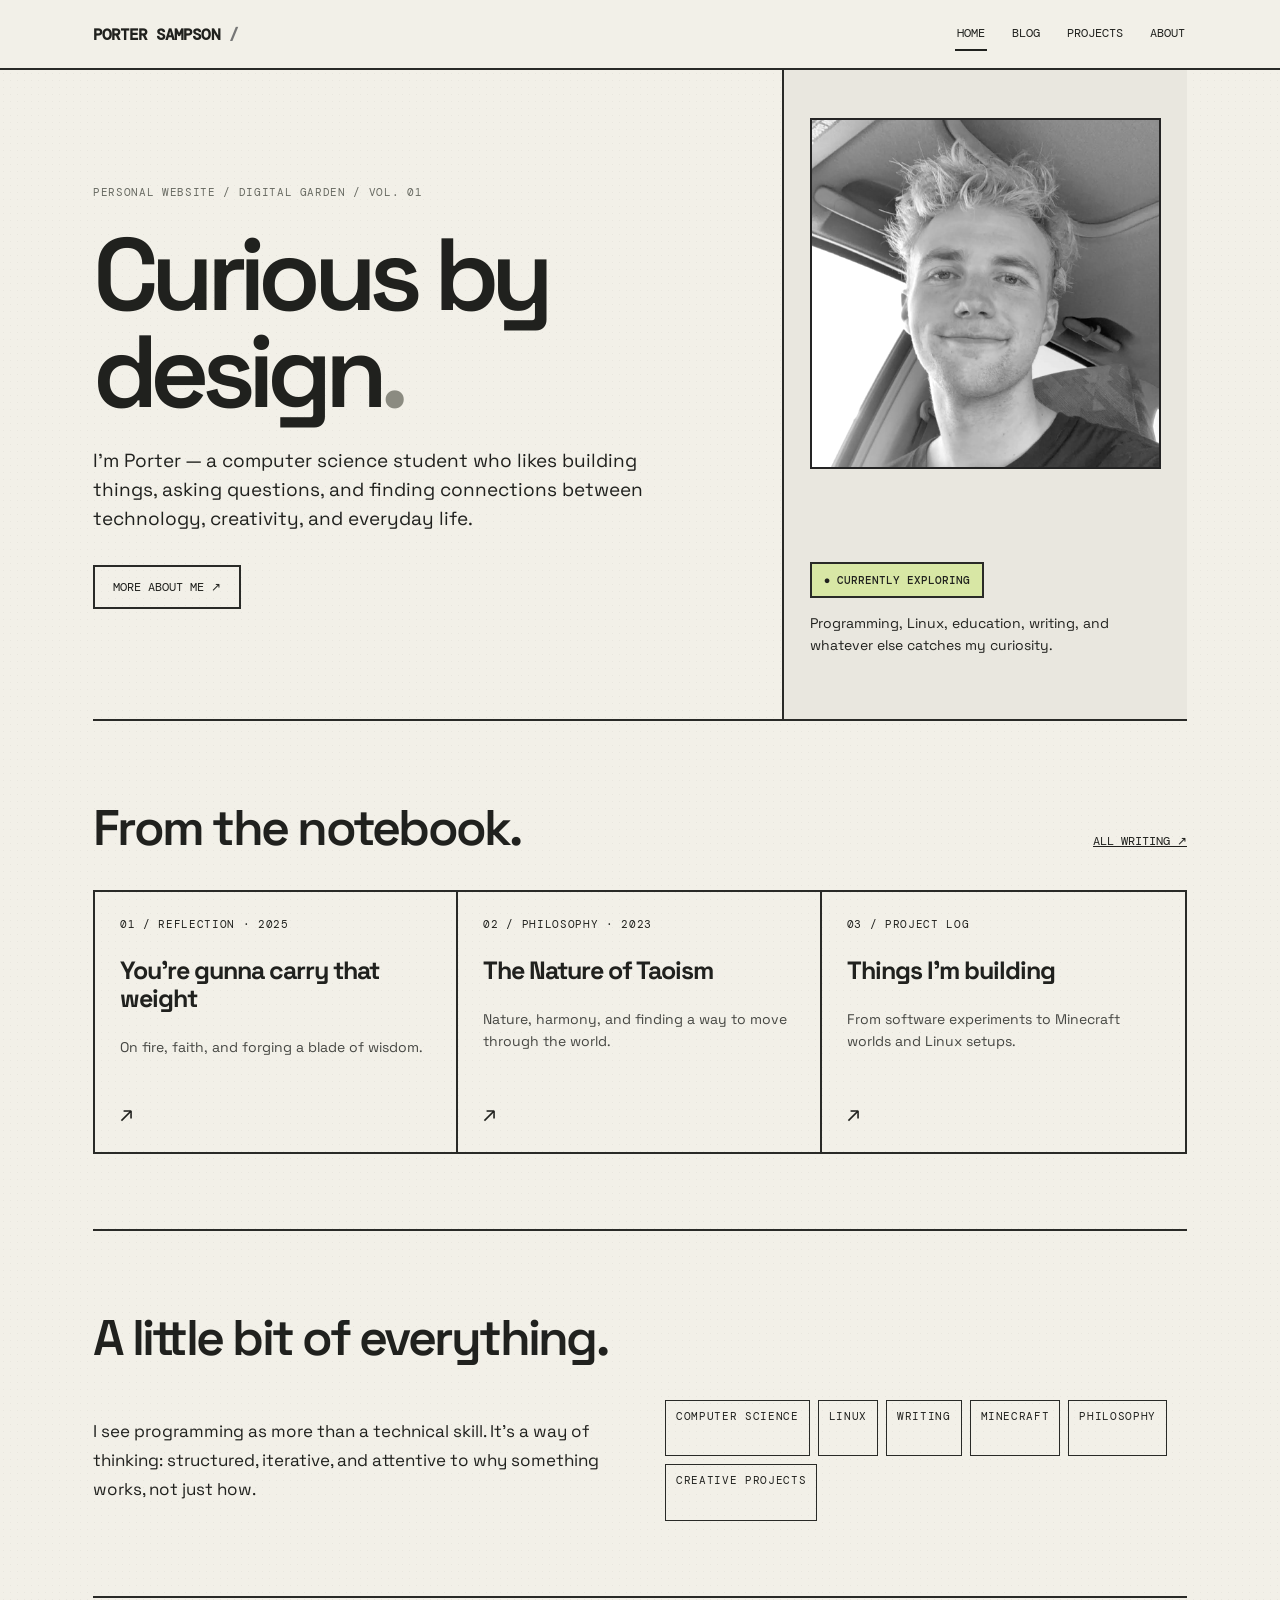
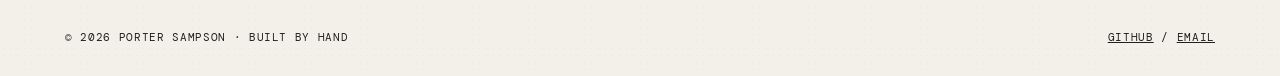
<file: index.html>
<!doctype html><html lang="en"><head><meta charset="UTF-8"><meta name="viewport" content="width=device-width,initial-scale=1"><meta name="description" content="Porter Sampson — writing, technology, and creative projects."><title>Home | Porter Sampson</title><link rel="stylesheet" href="redesign.css"></head><body><header class="top"><div class="shell"><a class="brand" href="index.html">PORTER SAMPSON<span style="color:#777"> /</span></a><nav class="nav"><a href="index.html" aria-current="page">Home</a><a href="blog.html">Blog</a><a href="projects.html">Projects</a><a href="about.html">About</a></nav></div></header><main class="shell"><section class="hero"><div class="hero-main"><span class="eyebrow">PERSONAL WEBSITE / DIGITAL GARDEN / VOL. 01</span><h1>Curious by<br>design<span style="color:#8b8b81">.</span></h1><p>I'm Porter — a computer science student who likes building things, asking questions, and finding connections between technology, creativity, and everyday life.</p><a class="btn" href="about.html">MORE ABOUT ME ↗</a></div><aside class="hero-side"><img class="portrait" src="css/assets/img/me.png" alt="Portrait of Porter"><div><span class="status">● CURRENTLY EXPLORING</span><p style="font-size:14px;line-height:1.6">Programming, Linux, education, writing, and whatever else catches my curiosity.</p></div></aside></section><section class="section"><div class="section-head"><h2>From the notebook.</h2><a href="blog.html">ALL WRITING ↗</a></div><div class="cards"><a class="card" href="legacy-writing.html#weight"><span class="meta">01 / REFLECTION · 2025</span><h3>You’re gunna carry that weight</h3><p>On fire, faith, and forging a blade of wisdom.</p><span class="arrow">↗</span></a><a class="card" href="legacy-writing.html#taoism"><span class="meta">02 / PHILOSOPHY · 2023</span><h3>The Nature of Taoism</h3><p>Nature, harmony, and finding a way to move through the world.</p><span class="arrow">↗</span></a><a class="card" href="projects.html"><span class="meta">03 / PROJECT LOG</span><h3>Things I'm building</h3><p>From software experiments to Minecraft worlds and Linux setups.</p><span class="arrow">↗</span></a></div></section><section class="section"><div class="section-head"><h2>A little bit of everything.</h2></div><div class="split"><p>I see programming as more than a technical skill. It's a way of thinking: structured, iterative, and attentive to why something works, not just how.</p><div class="tags"><span class="tag">COMPUTER SCIENCE</span><span class="tag">LINUX</span><span class="tag">WRITING</span><span class="tag">MINECRAFT</span><span class="tag">PHILOSOPHY</span><span class="tag">CREATIVE PROJECTS</span></div></div></section></main><footer class="shell footer"><span>© 2026 PORTER SAMPSON · BUILT BY HAND</span><span><a href="https://github.com/youngcantaloupe">GITHUB</a> / <a href="mailto:portersampson@proton.me">EMAIL</a></span></footer></body></html>
</file>
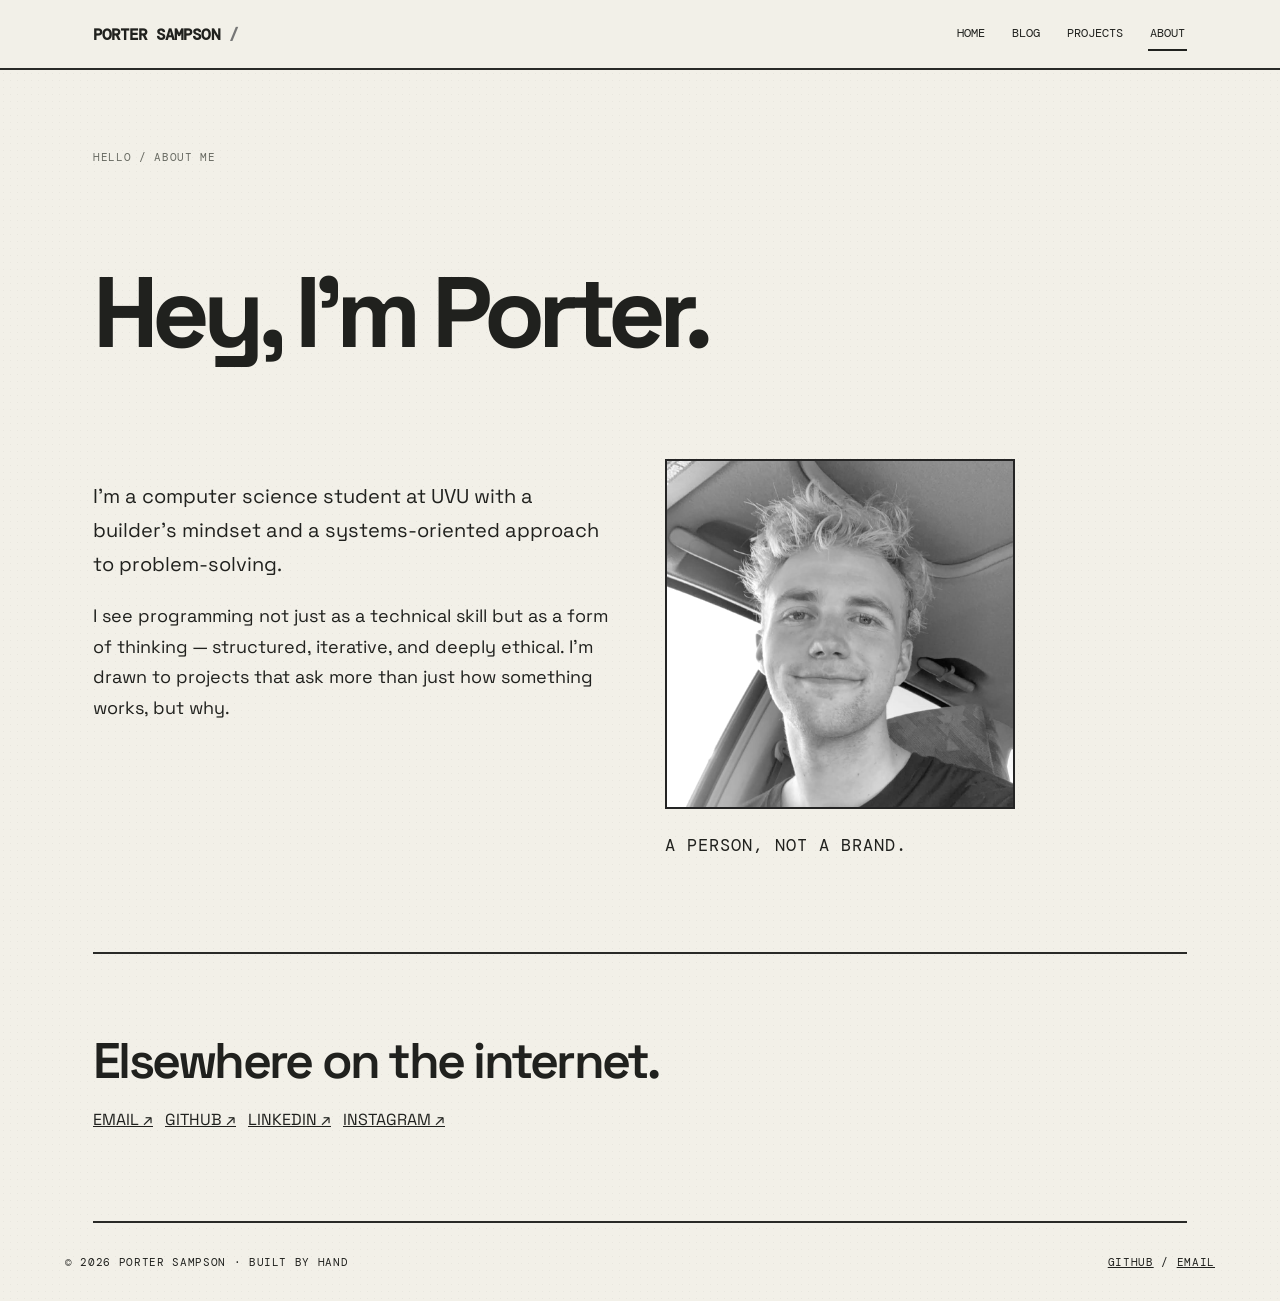
<file: about.html>
<!doctype html><html lang="en"><head><meta charset="UTF-8"><meta name="viewport" content="width=device-width,initial-scale=1"><meta name="description" content="Porter Sampson — writing, technology, and creative projects."><title>About | Porter Sampson</title><link rel="stylesheet" href="redesign.css"></head><body><header class="top"><div class="shell"><a class="brand" href="index.html">PORTER SAMPSON<span style="color:#777"> /</span></a><nav class="nav"><a href="index.html">Home</a><a href="blog.html">Blog</a><a href="projects.html">Projects</a><a href="about.html" aria-current="page">About</a></nav></div></header><main class="shell"><section class="section"><span class="eyebrow">HELLO / ABOUT ME</span><h1 style="font-size:clamp(55px,9vw,100px);letter-spacing:-.07em">Hey, I'm Porter.</h1><div class="split"><div><p style="font-size:20px;line-height:1.7">I'm a computer science student at UVU with a builder's mindset and a systems-oriented approach to problem-solving.</p><p style="font-size:18px;line-height:1.7">I see programming not just as a technical skill but as a form of thinking — structured, iterative, and deeply ethical. I'm drawn to projects that ask more than just how something works, but why.</p></div><div><img class="portrait" src="css/assets/img/me.png" alt="Portrait of Porter" style="max-width:350px"><p class="meta">A PERSON, NOT A BRAND.</p></div></div></section><section class="section"><h2>Elsewhere on the internet.</h2><p><a href="mailto:portersampson@proton.me">EMAIL ↗</a> &nbsp; <a href="https://github.com/youngcantaloupe">GITHUB ↗</a> &nbsp; <a href="https://www.linkedin.com/in/porter-sampson-93309a1a4/">LINKEDIN ↗</a> &nbsp; <a href="https://www.instagram.com/porter.sampson/">INSTAGRAM ↗</a></p></section></main><footer class="shell footer"><span>© 2026 PORTER SAMPSON · BUILT BY HAND</span><span><a href="https://github.com/youngcantaloupe">GITHUB</a> / <a href="mailto:portersampson@proton.me">EMAIL</a></span></footer></body></html>
</file>
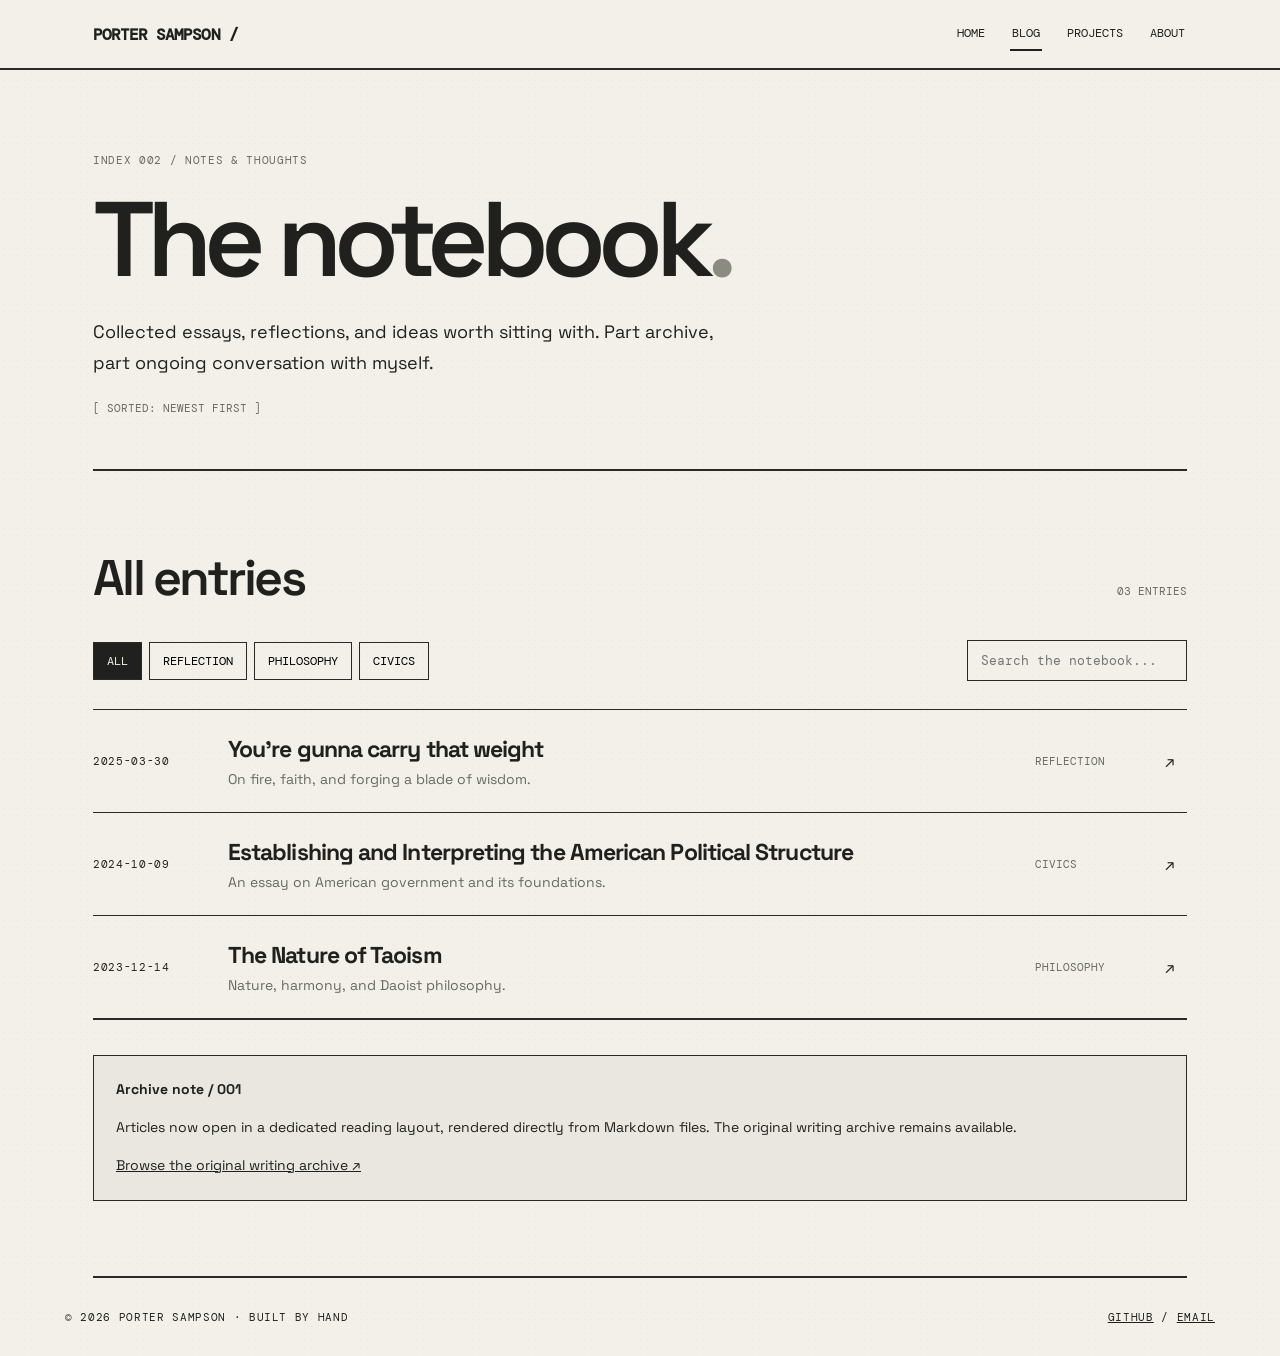
<file: blog.html>
<!doctype html><html lang="en"><head><meta charset="UTF-8"><meta name="viewport" content="width=device-width,initial-scale=1"><meta name="description" content="Essays, reflections, and notes from Porter Sampson."><title>Notebook | Porter Sampson</title><link rel="stylesheet" href="redesign.css"><script src="js/blog.js" defer></script></head><body><header class="top"><div class="shell"><a class="brand" href="index.html">PORTER SAMPSON /</a><nav class="nav" aria-label="Main navigation"><a href="index.html">Home</a><a href="blog.html" aria-current="page">Blog</a><a href="projects.html">Projects</a><a href="about.html">About</a></nav></div></header><main class="shell"><section class="page-intro"><span class="eyebrow">INDEX 002 / NOTES & THOUGHTS</span><h1>The notebook<span style="color:#8b8b81">.</span></h1><p>Collected essays, reflections, and ideas worth sitting with. Part archive, part ongoing conversation with myself.</p><span class="retro-marker">[ SORTED: NEWEST FIRST ]</span></section><section class="section" aria-label="Writing archive"><div class="section-head"><h2>All entries</h2><span class="archive-count" id="archive-count" aria-live="polite">LOADING</span></div><div class="archive-tools"><div class="filters" role="group" aria-label="Filter by category"><button class="filter" type="button" data-filter="all" aria-pressed="true">All</button><button class="filter" type="button" data-filter="reflection" aria-pressed="false">Reflection</button><button class="filter" type="button" data-filter="philosophy" aria-pressed="false">Philosophy</button><button class="filter" type="button" data-filter="civics" aria-pressed="false">Civics</button></div><input class="archive-search" type="search" id="archive-search" placeholder="Search the notebook..." aria-label="Search writing"></div><div class="archive-list" id="archive-list"></div><p class="archive-empty" id="archive-empty" hidden>No entries match your search.</p><div class="reading-note"><strong>Archive note / 001</strong><p>Articles now open in a dedicated reading layout, rendered directly from Markdown files. The original writing archive remains available.</p><a href="legacy-writing.html">Browse the original writing archive ↗</a></div></section></main><footer class="shell footer"><span>© 2026 PORTER SAMPSON · BUILT BY HAND</span><span><a href="https://github.com/youngcantaloupe">GITHUB</a> / <a href="mailto:portersampson@proton.me">EMAIL</a></span></footer></body></html>
</file>
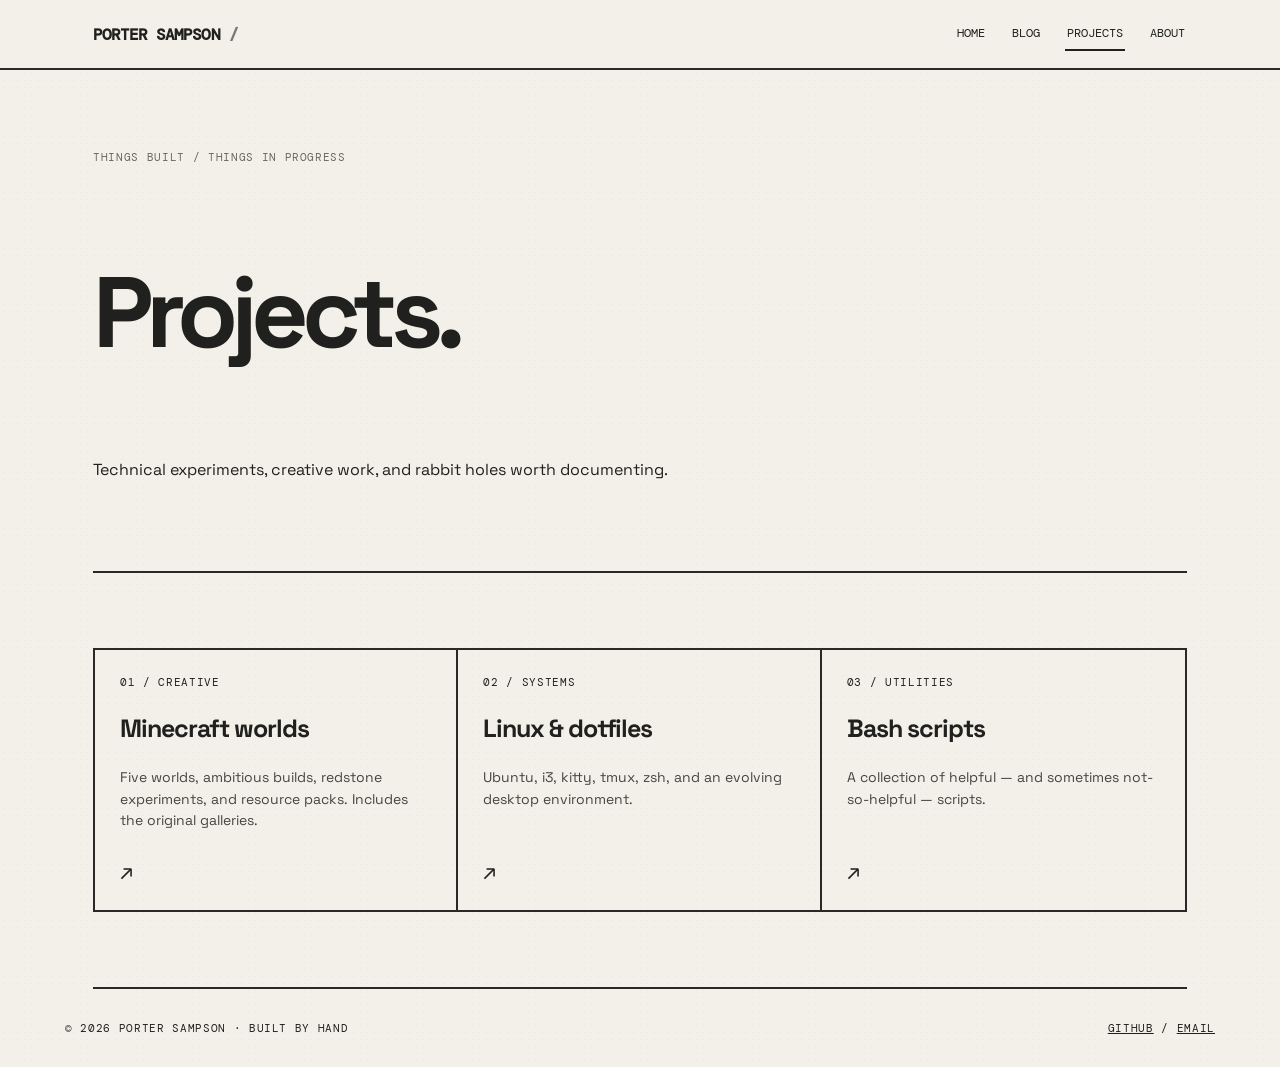
<file: projects.html>
<!doctype html><html lang="en"><head><meta charset="UTF-8"><meta name="viewport" content="width=device-width,initial-scale=1"><meta name="description" content="Porter Sampson — writing, technology, and creative projects."><title>Projects | Porter Sampson</title><link rel="stylesheet" href="redesign.css"></head><body><header class="top"><div class="shell"><a class="brand" href="index.html">PORTER SAMPSON<span style="color:#777"> /</span></a><nav class="nav"><a href="index.html">Home</a><a href="blog.html">Blog</a><a href="projects.html" aria-current="page">Projects</a><a href="about.html">About</a></nav></div></header><main class="shell"><section class="section"><span class="eyebrow">THINGS BUILT / THINGS IN PROGRESS</span><h1 style="font-size:clamp(55px,9vw,100px);letter-spacing:-.07em">Projects.</h1><p>Technical experiments, creative work, and rabbit holes worth documenting.</p></section><section class="section"><div class="cards"><a class="card" href="legacy-minecraft.html"><span class="meta">01 / CREATIVE</span><h3>Minecraft worlds</h3><p>Five worlds, ambitious builds, redstone experiments, and resource packs. Includes the original galleries.</p><span class="arrow">↗</span></a><a class="card" href="https://github.com/youngcantaloupe/.dotfiles"><span class="meta">02 / SYSTEMS</span><h3>Linux & dotfiles</h3><p>Ubuntu, i3, kitty, tmux, zsh, and an evolving desktop environment.</p><span class="arrow">↗</span></a><a class="card" href="https://github.com/youngcantaloupe/bashscripts/tree/master"><span class="meta">03 / UTILITIES</span><h3>Bash scripts</h3><p>A collection of helpful — and sometimes not-so-helpful — scripts.</p><span class="arrow">↗</span></a></div></section></main><footer class="shell footer"><span>© 2026 PORTER SAMPSON · BUILT BY HAND</span><span><a href="https://github.com/youngcantaloupe">GITHUB</a> / <a href="mailto:portersampson@proton.me">EMAIL</a></span></footer></body></html>
</file>
<file: redesign.css>
@import url('https://fonts.googleapis.com/css2?family=DM+Mono:wght@400;500&family=Space+Grotesk:wght@400;500;600;700&display=swap');
:root{--paper:#f3f1e9;--ink:#1a1a19;--line:#242424;--muted:#62635e;--accent:#c8e96e}*{box-sizing:border-box}html{scroll-behavior:smooth}body{margin:0;background:var(--paper);color:var(--ink);font-family:'Space Grotesk',Arial,sans-serif}a{color:inherit}a:hover{background:var(--accent)}.shell{max-width:1150px;margin:auto;padding:0 28px}.top{border-bottom:2px solid var(--line)}.top .shell{display:flex;align-items:center;justify-content:space-between;gap:20px;min-height:76px}.brand{font-weight:700;font-size:20px;letter-spacing:-1px;text-decoration:none}.nav{display:flex;gap:23px;flex-wrap:wrap}.nav a{text-decoration:none;font-family:'DM Mono',monospace;font-size:12px;text-transform:uppercase}.eyebrow,.meta,.tag,.footer,.number{font-family:'DM Mono',monospace;font-size:11px;text-transform:uppercase;letter-spacing:.06em}.eyebrow{color:var(--muted)}.hero{display:grid;grid-template-columns:1.7fr 1fr;border-bottom:2px solid var(--line)}.hero-main{padding:90px 48px 86px 0}.hero h1{font-size:clamp(54px,8vw,110px);line-height:.95;letter-spacing:-.075em;margin:25px 0}.hero p{max-width:600px;font-size:19px;line-height:1.55}.hero-side{border-left:2px solid var(--line);padding:48px 26px;display:flex;flex-direction:column;justify-content:space-between}.portrait{width:100%;aspect-ratio:1;object-fit:cover;filter:grayscale(1);border:2px solid var(--line)}.status{display:inline-block;background:var(--accent);padding:9px 12px;border:2px solid var(--line);font-family:'DM Mono',monospace;font-size:11px;font-weight:500}.section{padding:65px 0;border-bottom:2px solid var(--line)}.section-head{display:flex;justify-content:space-between;align-items:baseline;gap:12px;margin-bottom:30px}.section h2{font-size:clamp(31px,4vw,50px);letter-spacing:-.055em;margin:0}.section-head a{font-family:'DM Mono',monospace;font-size:12px}.cards{display:grid;grid-template-columns:repeat(3,1fr);border:2px solid var(--line)}.card{padding:25px;min-height:260px;display:flex;flex-direction:column;text-decoration:none;border-right:2px solid var(--line);gap:15px}.card:last-child{border-right:0}.card:hover{background:var(--accent)}.card h3{font-size:25px;line-height:1.12;letter-spacing:-.04em;margin:10px 0}.card p{font-size:14px;line-height:1.55;color:#454642;margin:0}.card .arrow{margin-top:auto;font-size:22px}.split{display:grid;grid-template-columns:1fr 1fr;gap:50px}.split p{font-size:17px;line-height:1.7}.tags{display:flex;flex-wrap:wrap;gap:8px}.tag{border:1px solid var(--line);padding:8px 10px}.entry{display:grid;grid-template-columns:110px 1fr 30px;gap:20px;border-top:1px solid var(--line);padding:24px 0;text-decoration:none;align-items:center}.entry:hover{background:var(--accent)}.entry h3{font-size:23px;margin:0 0 6px;letter-spacing:-.04em}.entry p{font-size:14px;color:var(--muted);margin:0}.footer{padding:32px 0;display:flex;justify-content:space-between;gap:15px;flex-wrap:wrap}.article{max-width:770px;margin:70px auto 100px}.article h1{font-size:clamp(40px,7vw,80px);letter-spacing:-.07em;line-height:1}.article p{font-size:18px;line-height:1.8}.article a{overflow-wrap:anywhere}.btn{display:inline-block;border:2px solid var(--line);padding:12px 18px;text-decoration:none;font-family:'DM Mono',monospace;font-size:12px;margin-top:12px}.btn:hover{background:var(--accent)}@media(max-width:760px){.shell{padding:0 18px}.top .shell{align-items:flex-start;flex-direction:column;padding-top:20px;padding-bottom:20px}.hero{grid-template-columns:1fr}.hero-main{padding:55px 0}.hero-side{border-left:0;border-top:2px solid var(--line);display:grid;grid-template-columns:120px 1fr;gap:20px;padding:24px 0}.portrait{width:120px}.cards{grid-template-columns:1fr}.card{border-right:0;border-bottom:2px solid var(--line);min-height:200px}.card:last-child{border-bottom:0}.split{grid-template-columns:1fr;gap:15px}.entry{grid-template-columns:1fr 20px}.entry .meta{grid-column:1/-1}.article{margin:40px auto}.nav{gap:16px}}

/* Balanced hybrid refinement: paper-first editorial layout */
:root{--paper:#f2f0e8;--ink:#20211e;--line:#292a27;--muted:#686a62;--accent:#d8e7a5;--panel:#e9e7df}
body{background-image:radial-gradient(#24251d0b .65px,transparent .65px);background-size:7px 7px}
.top{background:var(--paper);position:sticky;top:0;z-index:5}.top .shell{min-height:68px}
.brand{font-family:'DM Mono',monospace;font-size:16px;letter-spacing:-.06em}
.nav a{padding:8px 2px;border-bottom:2px solid transparent}.nav a[aria-current=page]{border-color:var(--ink)}
.nav a:hover{background:transparent;border-color:var(--ink)}
.hero-main{padding-top:110px;padding-bottom:110px}.hero h1{font-weight:600}
.hero-side{background:var(--panel)}.portrait{filter:grayscale(1) contrast(1.07)}
.status{background:var(--accent)}.card:hover,.entry:hover{background:var(--panel)}
.card:focus-visible,.entry:focus-visible,a:focus-visible,button:focus-visible,input:focus-visible{outline:3px solid #6d7d48;outline-offset:3px}
.section{padding-top:75px;padding-bottom:75px}.section h2{font-weight:600}
.page-intro{padding:78px 0 52px;border-bottom:2px solid var(--line)}
.page-intro h1{font-size:clamp(56px,9vw,106px);letter-spacing:-.075em;line-height:1;margin:18px 0 24px;font-weight:600}
.page-intro p{max-width:640px;line-height:1.7;font-size:18px}
.archive-tools{display:flex;align-items:center;justify-content:space-between;flex-wrap:wrap;gap:18px;margin:28px 0}
.filters{display:flex;gap:7px;flex-wrap:wrap}.filter{background:transparent;border:1px solid var(--line);font:12px 'DM Mono',monospace;padding:10px 13px;cursor:pointer;text-transform:uppercase}
.filter[aria-pressed=true],.filter:hover{background:var(--ink);color:var(--paper)}
.archive-search{border:1px solid var(--line);background:transparent;padding:11px 13px;font:13px 'DM Mono',monospace;min-width:220px}
.archive-count{font:11px 'DM Mono',monospace;color:var(--muted);text-transform:uppercase}
.archive-list{border-bottom:2px solid var(--line)}.archive-list .entry{grid-template-columns:115px 1fr 110px 22px}
.archive-category{font:11px 'DM Mono',monospace;text-transform:uppercase;color:var(--muted)}
.archive-empty{padding:35px 0;color:var(--muted)}
.reading-note{margin-top:35px;padding:22px;border:1px solid var(--line);background:var(--panel);font-size:14px;line-height:1.7}
.footer{border-top:0}.retro-marker{font:11px 'DM Mono',monospace;color:var(--muted)}
@media(max-width:760px){.top{position:static}.hero-main{padding-top:60px;padding-bottom:60px}.page-intro{padding-top:45px}.archive-list .entry{grid-template-columns:1fr 22px;gap:9px}.archive-list .entry .meta,.archive-category{grid-column:1/-1}.archive-tools{align-items:stretch}.archive-search{width:100%}}

/* Markdown article reading view */
.reading{max-width:820px;margin:0 auto;padding:68px 0 90px}.backlink,.reading-end{font:12px 'DM Mono',monospace;text-decoration:none}.reading-header{padding:52px 0 36px;border-bottom:2px solid var(--line)}.reading-header h1{font-size:clamp(42px,7vw,78px);line-height:1.05;letter-spacing:-.065em;margin:16px 0 20px}.reading-header p{font-size:19px;line-height:1.6;color:var(--muted);max-width:650px}.reading-content{max-width:710px;margin:50px auto;font-size:18px;line-height:1.85;overflow-wrap:anywhere}.reading-content p{margin:0 0 1.45em}.reading-content h2,.reading-content h3{line-height:1.2;letter-spacing:-.04em;margin:1.8em 0 .7em}.reading-content h2{font-size:34px}.reading-content h3{font-size:26px}.reading-content blockquote{border-left:4px solid var(--ink);margin:28px 0;padding:5px 25px;color:var(--muted)}.reading-content img{max-width:100%;height:auto;border:1px solid var(--line)}.reading-content pre{background:var(--panel);border:1px solid var(--line);padding:20px;overflow:auto;font-size:14px;line-height:1.6}.reading-content code{font-family:'DM Mono',monospace;font-size:.85em}.reading-content :not(pre)>code{background:var(--panel);padding:2px 5px}.reading-content hr{border:0;border-top:1px solid var(--line);margin:35px 0}.reading-content a{text-decoration-thickness:1px;text-underline-offset:4px}.reading-end{border-top:2px solid var(--line);padding-top:24px}@media(max-width:760px){.reading{padding:36px 0 60px}.reading-header{padding:35px 0 20px}.reading-content{font-size:16px;margin:30px auto}}
</file>
